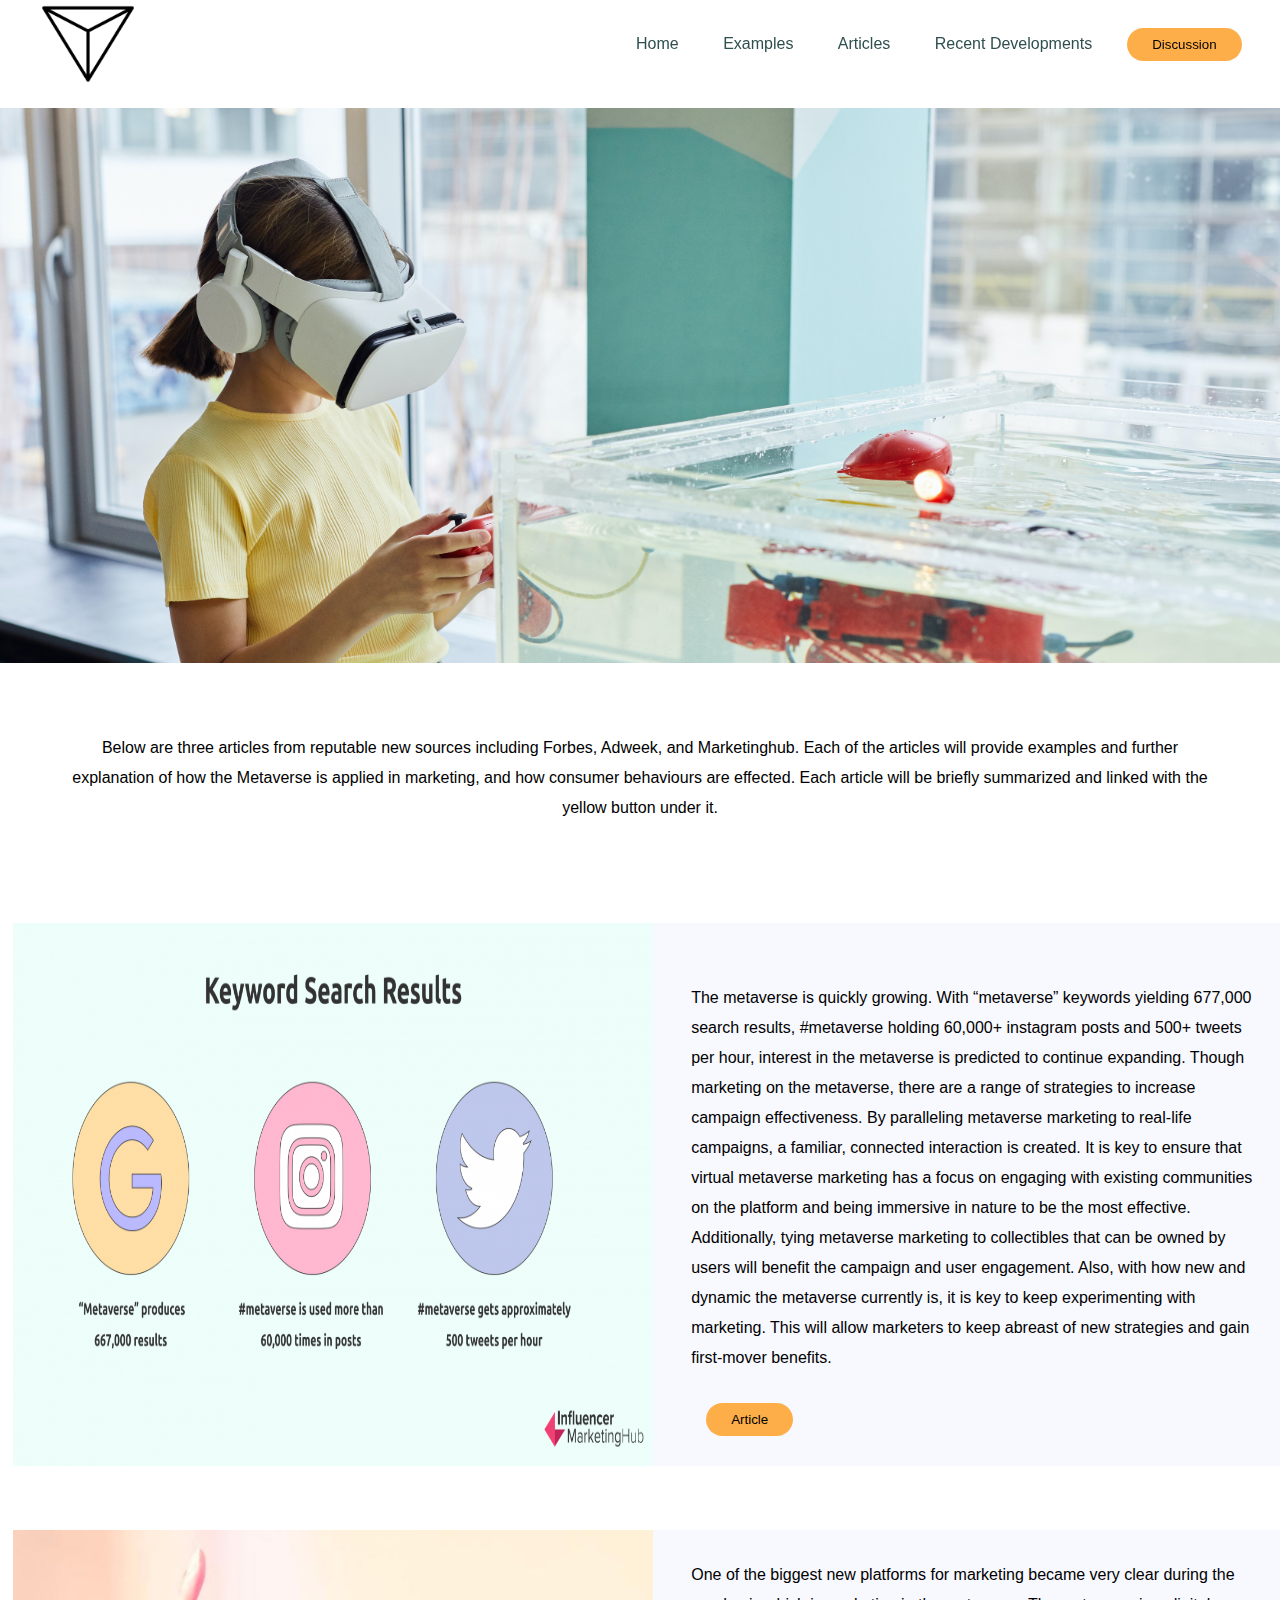
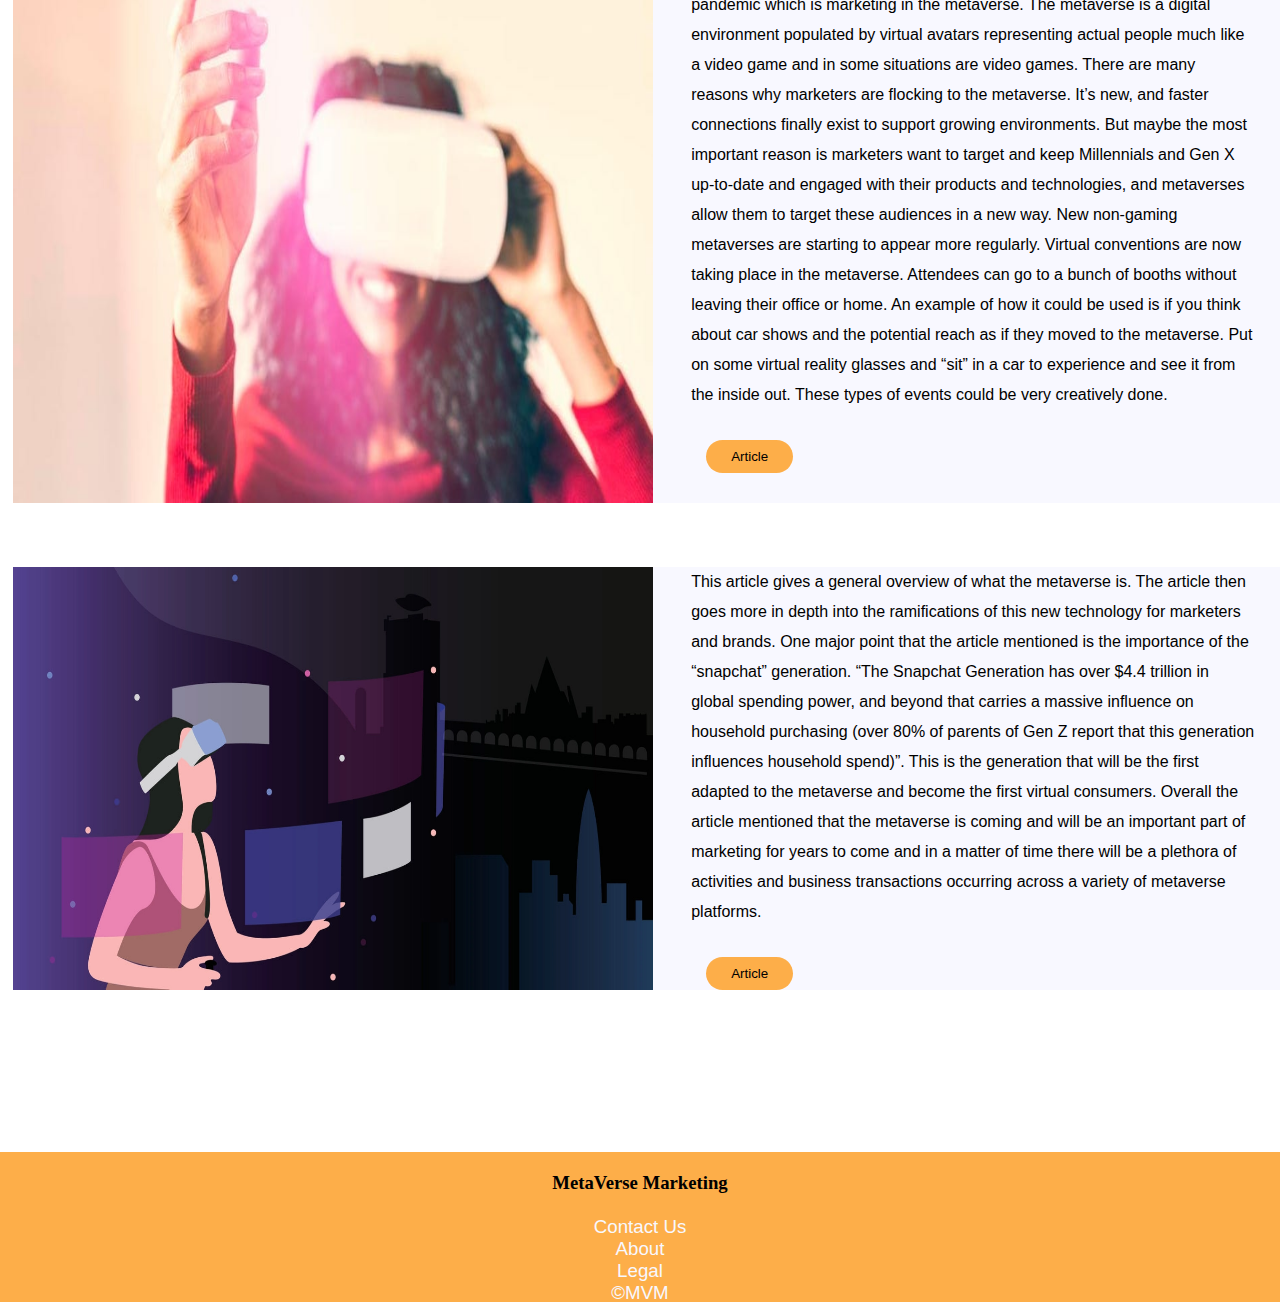
<file: articles.html>
<!DOCTYPE html>
<html lang="en" dir="ltr">
  <head>
    <meta charset="utf-8">
    <title>NMC Services</title>
    <meta name="description" content="">
    <meta name="viewport" content="width=device-width, initial-scale=1">
    <link rel="stylesheet" href="articles.css">
  </head>

  <body>
      <header>
      <img src="meta_logo.png" alt="mountainlogo" class="logo" width="100px" height="100px">
      <nav>
        <ul class="nav_links">
        <li><a href="index.html">Home</li>
          <li><a href="examples.html">Examples</li>
              <li><a href="articles.html">Articles</li>
                <li><a href="Socials.html">Recent Developments</li>
        </ul>
      </nav>
      <a class="contactbutton" href="Contact-Us.html"><button>Discussion</button></a>
      </header>

<br><br><br><br><br><br>

<div class="example-page-header">
  <img src="examples-header.jpg" alt="two women talking" width="100%" height="35%">

</div>

<div class="services-text">

<br><br>

<p class="services-opener-text">
<br>
Below are three articles from reputable new sources including Forbes, Adweek, and Marketinghub.
Each of the articles will provide examples and further explanation of how the Metaverse is applied in
marketing, and how consumer behaviours are effected. Each article will be briefly summarized and linked with
the yellow button under it.
</p>
<br><br>

</div>



 <div class="service-options">

   <img src="article1.png" width="50%" alt="working outside">

   <p class="option-1-text"> <br><br>

     The metaverse is quickly growing. With “metaverse” keywords yielding 677,000 search results,
     #metaverse holding 60,000+ instagram posts and 500+ tweets per hour, interest in the metaverse
     is predicted to continue expanding. Though marketing on the metaverse, there are a range of
     strategies to increase campaign effectiveness. By paralleling metaverse marketing to real-life
     campaigns, a familiar, connected interaction is created. It is key to ensure that virtual
     metaverse marketing has a focus on engaging with existing communities on the platform and
     being immersive in nature to be the most effective. Additionally, tying metaverse marketing
     to collectibles that can be owned by users will benefit the campaign and user engagement.
     Also, with how new and dynamic the metaverse currently is, it is key to keep experimenting
     with marketing. This will allow marketers to keep abreast of new strategies and gain
     first-mover benefits.

   <br><br>
     <a class="contactbutton" href="https://influencermarketinghub.com/metaverse-marketing/
"><button>Article</button></a>
   <br><br>

</div>


<div class="service-options">

  <img src="article2.jpg" width="50%" alt="working outside">

  <p class="option-1-text"> <br>One of the biggest new platforms for marketing became very clear during the
    pandemic which is marketing in the metaverse. The metaverse is a digital environment populated by virtual
    avatars representing actual people much like a video game and in some situations are video games. There
    are many reasons why marketers are flocking to the metaverse. It’s new, and faster connections finally
    exist to support growing environments. But maybe the most important reason is marketers want to target
    and keep Millennials and Gen X up-to-date and engaged with their products and technologies, and metaverses
    allow them to target these audiences in a new way. New non-gaming metaverses are starting to appear more
    regularly. Virtual conventions are now taking place in the metaverse. Attendees can go to a bunch of
    booths without leaving their office or home. An example of how it could be used is if you think about
    car shows and the potential reach as if they moved to the metaverse. Put on some virtual reality glasses
    and “sit” in a car to experience and see it from the inside out. These types of events could be very
    creatively done.
  <br><br>
  <a class="contactbutton" href="https://www.forbes.com/sites/forbesbusinessdevelopmentcouncil/2021/12/21/why-the-metaverse-is-marketings-next-big-thing/?sh=7ebbed6725f0"><button>Article</button></a>
<br><br>

</div>


<div class="service-options">

  <img src="option-33.jpg" width="50%" alt="working outside">

  <p class="option-1-text"> This article gives a general overview of what the metaverse is.
    The article then goes more in depth into the ramifications of this new technology for
    marketers and brands. One major point that the article mentioned is the importance of the
    “snapchat” generation. “The Snapchat Generation has over $4.4 trillion in global spending
    power, and beyond that carries a massive influence on household purchasing (over 80% of
    parents of Gen Z report that this generation influences household spend)”. This is the
    generation that will be the first adapted to the metaverse and become the first virtual
    consumers. Overall the article mentioned that the metaverse is coming and will be an
    important part of marketing for years to come and in a matter of time there will be a
    plethora of activities and business transactions occurring across a variety of metaverse
    platforms.
  <br><br>
  <a class="contactbutton" href="https://www.searchenginejournal.com/marketing-in-the-metaverse/416813/"><button>Article</button></a>
</div> <br>

<br><br><br><br><br><br><br><br>


<div class="footerID">

<div id="footer-container">
  <div id="main">
  </div>
</div>

<footer id="footer">

  <p class="footer-text"><br>
  <h3><strong>MetaVerse Marketing<br></strong><h3/><br>
  <a href="#" style="color:ghostwhite">  Contact Us<br></a>
  <a href="#" style="color:ghostwhite">  About<br></a>
  <a href="#" style="color:ghostwhite">  Legal<br></a>
  <a href="#" style="color:ghostwhite">  &copyMVM<br></a>


   </p>
 </footer>
</div>







<!-- .keep some room -->
</file>
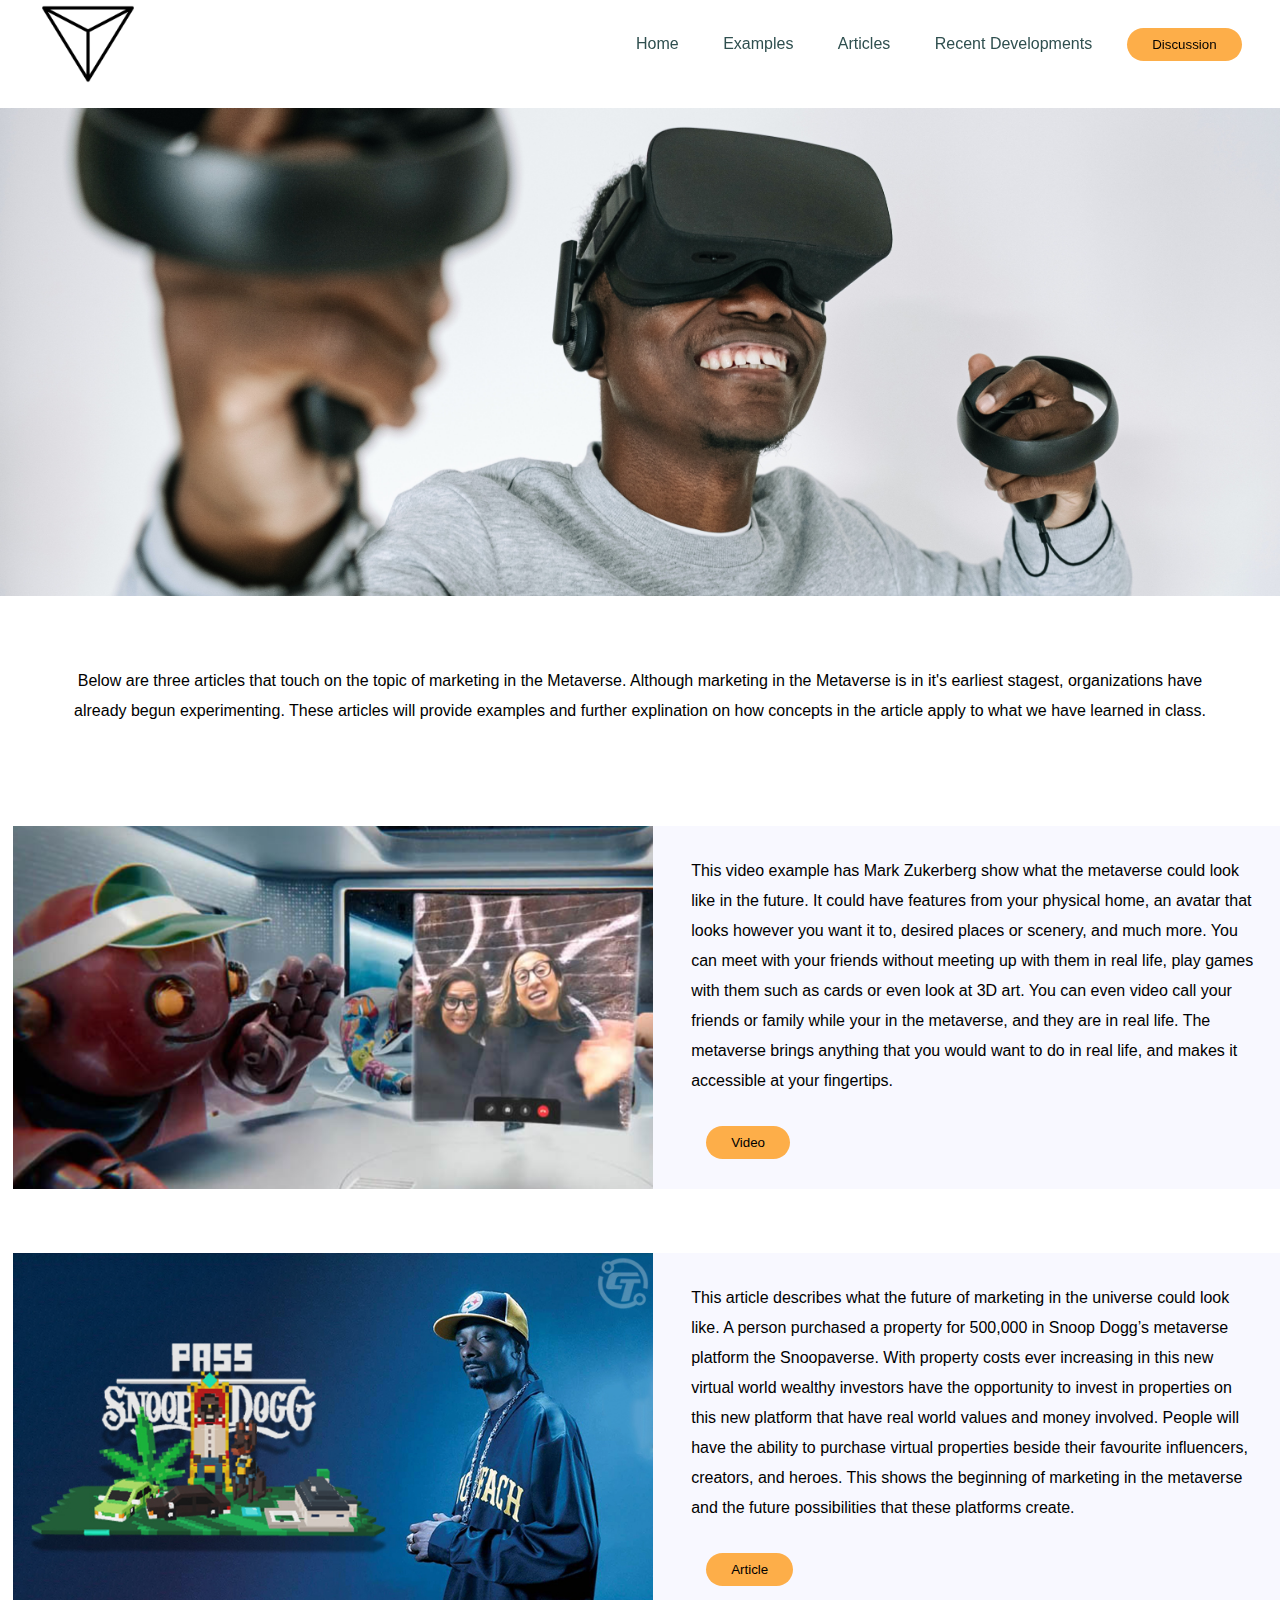
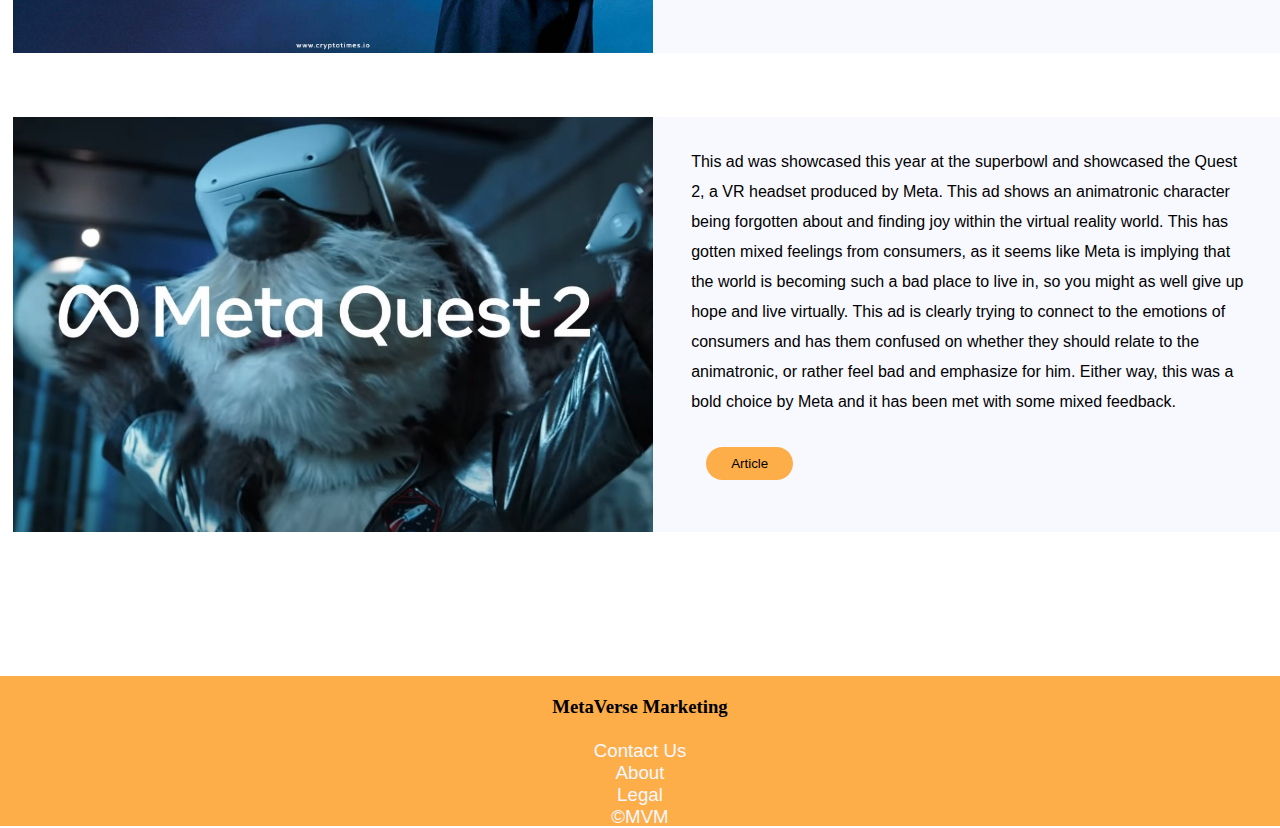
<file: examples.html>
<!DOCTYPE html>
<html lang="en" dir="ltr">
  <head>
    <meta charset="utf-8">
    <title>NMC Services</title>
    <meta name="description" content="">
    <meta name="viewport" content="width=device-width, initial-scale=1">
    <link rel="stylesheet" href="examples.css">
  </head>

  <body>
      <header>
      <img src="meta_logo.png" alt="mountainlogo" class="logo" width="100px" height="100px">
      <nav>
        <ul class="nav_links">
        <li><a href="index.html">Home</li>
          <li><a href="examples.html">Examples</li>
              <li><a href="articles.html">Articles</li>
                <li><a href="Socials.html">Recent Developments</li>
        </ul>
      </nav>
      <a class="contactbutton" href="Contact-Us.html"><button>Discussion</button></a>
      </header>

<br><br><br><br><br><br>

<div class="services-page-header">
  <img src="services-page-header.jpg" alt="two women talking" width="100%" height="35%">

</div>

<div class="services-text">

<br><br>

<p class="services-opener-text">
<br>
Below are three articles that touch on the topic of marketing in the Metaverse. Although
marketing in the Metaverse is in it's earliest stagest, organizations have already begun
experimenting. These articles will provide examples and further explination on how concepts
in the article apply to what we have learned in class.
</p>
<br><br>

</div>



 <div class="service-options">

   <img src="example1.png" width="50%" alt="working outside">

   <p class="option-1-text">

<br>

  This video example has Mark Zukerberg show what the metaverse could look like in the future.
  It could have features from your physical home, an avatar that looks however you want it to,
  desired places or scenery, and much more. You can meet with your friends without meeting up
  with them in real life, play games with them such as cards or even look at 3D art. You can
  even video call your friends or family while your in the metaverse, and they are in real life.
  The metaverse brings anything that you would want to do in real life, and makes it accessible
  at your fingertips.

  <br><br>
    <a class="contactbutton" href="https://www.youtube.com/watch?v=SAL2JZxpoGY"><button>Video</button></a>
  <br><br>

</div>


<div class="service-options">

  <img src="operative-package.jpg" width="50%" alt="working outside">

  <p class="option-1-text"> <br>This article describes what the future of marketing in
     the universe could look like. A person purchased a property for 500,000 in Snoop Dogg’s
      metaverse platform the Snoopaverse. With property costs ever increasing in this new
      virtual world wealthy investors have the opportunity to invest in properties on this
      new platform that have real world values and money involved. People will have the ability
      to purchase virtual properties beside their favourite influencers, creators, and heroes.
      This shows the beginning of marketing in the metaverse and the future possibilities that
      these platforms create.
  <br><br>
  <a class="contactbutton" href="https://fortune.com/2021/12/09/snoop-dogg-rapper-metaverse-snoopverse/"><button>Article</button></a>

  <br><br>
</div>


<div class="service-options">

  <img src="option-3.jpg" width="50%" alt="working outside">

  <p class="option-1-text"> <br>This ad was showcased this year at the superbowl and showcased
     the Quest 2, a VR headset produced by Meta. This ad shows an animatronic character being
     forgotten about and finding joy within the virtual reality world. This has gotten mixed
     feelings from consumers, as it seems like Meta is implying that the world is becoming such a
     bad place to live in, so you might as well give up hope and live virtually. This ad is clearly
     trying to connect to the emotions of consumers and has them confused on whether they should
     relate to the animatronic, or rather feel bad and emphasize for him. Either way, this was a
     bold choice by Meta and it has been met with some mixed feedback.
  <br><br>
  <a class="contactbutton" href="https://futurism.com/the-byte/metaverse-super-bowl-ad"><button>Article</button></a>
  <br><br>
</div>

<br><br><br><br><br><br><br><br>


<div class="footerID">

<div id="footer-container">
  <div id="main">
  </div>
</div>

<footer id="footer">

  <p class="footer-text"><br>
  <h3><strong>MetaVerse Marketing<br></strong><h3/><br>
  <a href="#" style="color:ghostwhite">  Contact Us<br></a>
  <a href="#" style="color:ghostwhite">  About<br></a>
  <a href="#" style="color:ghostwhite">  Legal<br></a>
  <a href="#" style="color:ghostwhite">  &copyMVM<br></a>
   </p>
 </footer>
</div>







<!-- .keep some room -->
</file>
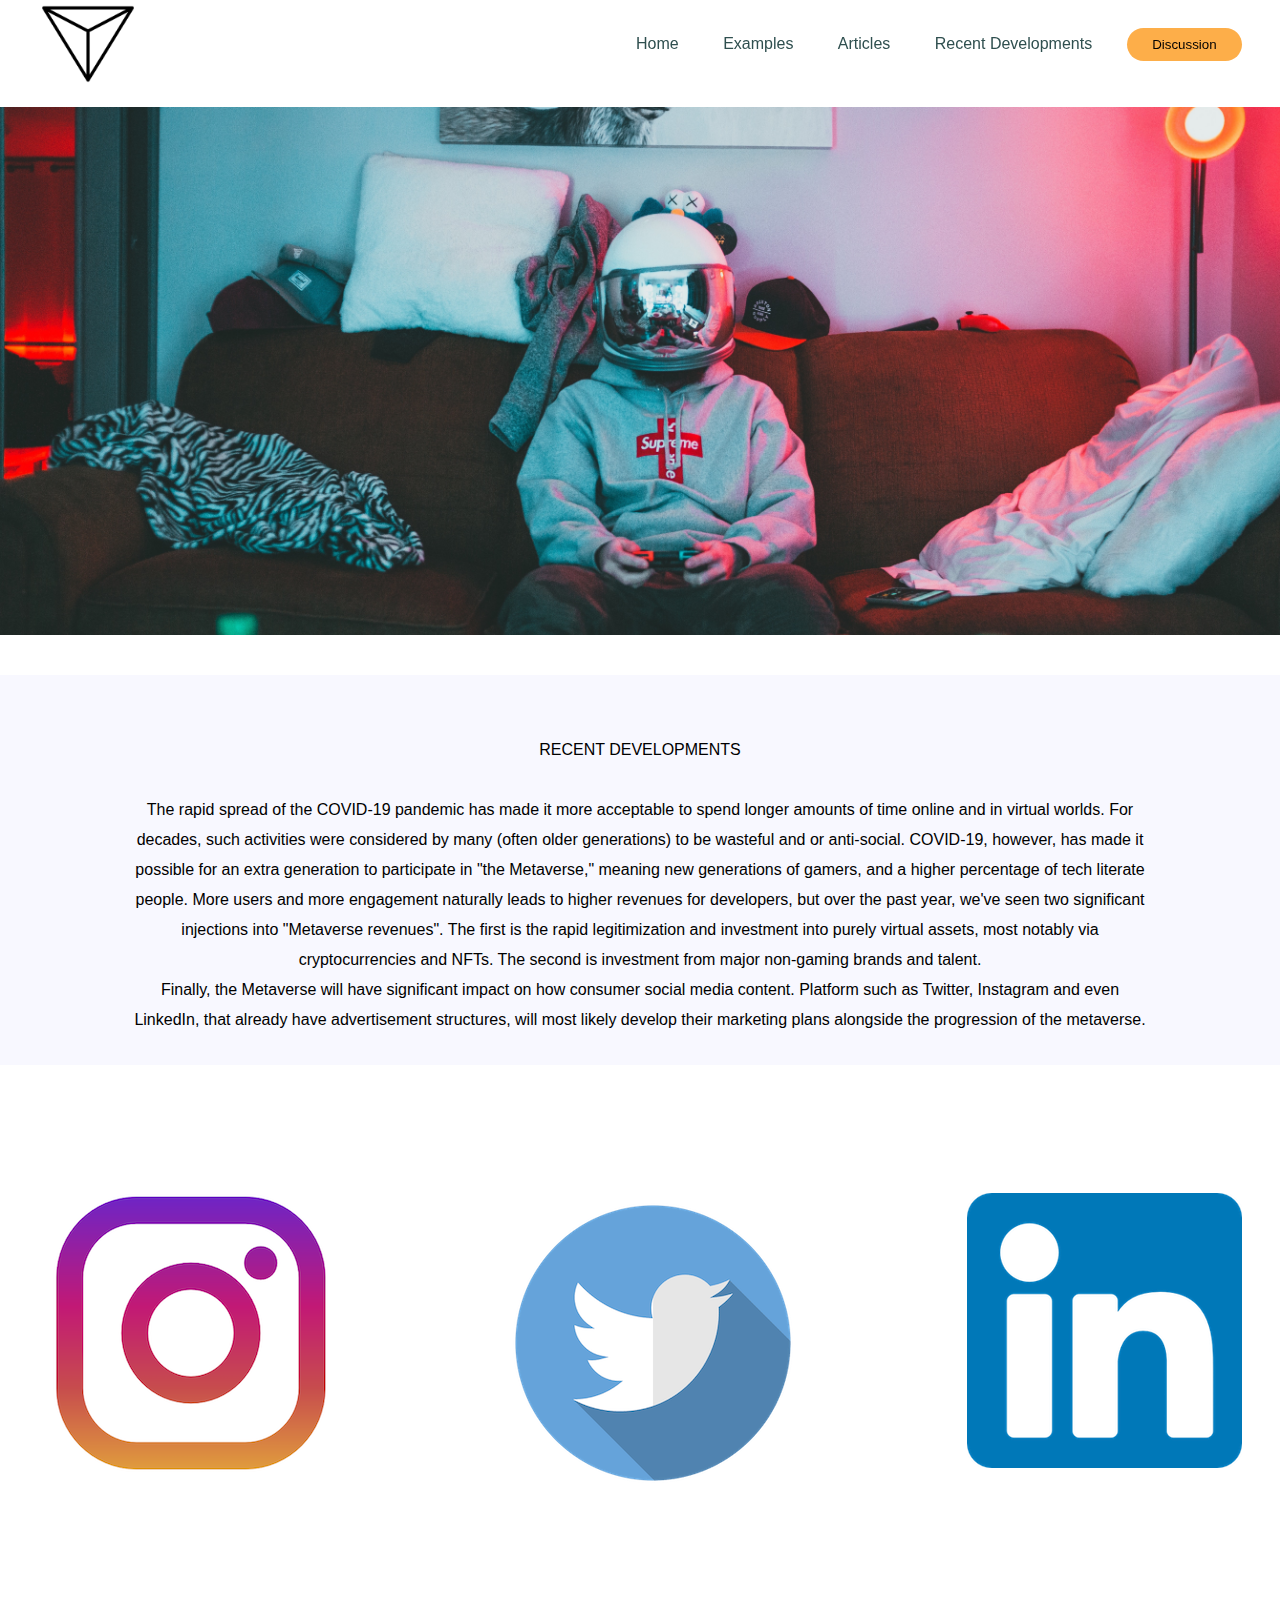
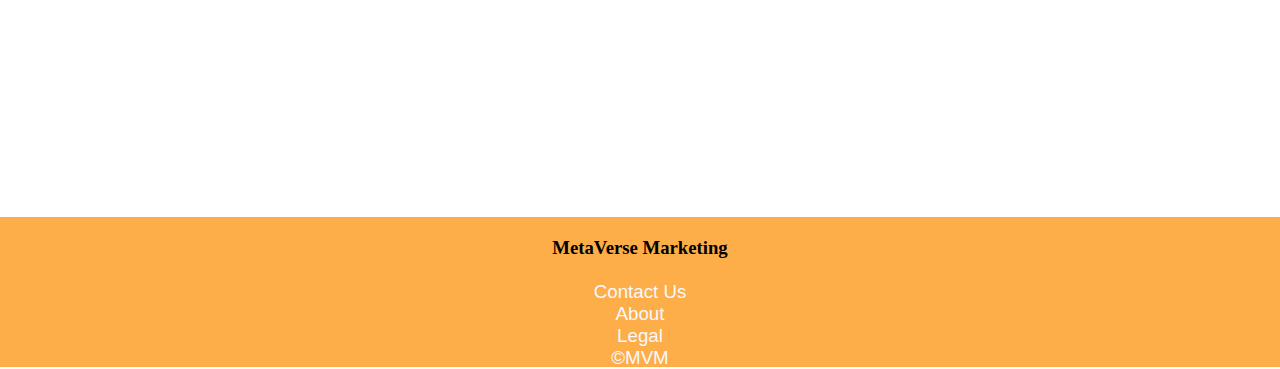
<file: Socials.html>
<!DOCTYPE html>
<html lang="en" dir="ltr">
  <head>
    <meta charset="utf-8">
    <title>North Moutain Consulting</title>
    <meta name="description" content="">
    <meta name="viewport" content="width=device-width, initial-scale=1">
    <link rel="stylesheet" href="Socials.css">
  </head>

  <body>
      <header>
      <img src="meta_logo.png" alt="mountainlogo" class="logo" width="100px" height="100px">
      <nav>
        <ul class="nav_links">
        <li><a href="index.html">Home</li>
          <li><a href="examples.html">Examples</li>
              <li><a href="articles.html">Articles</li>
                <li><a href="Socials.html">Recent Developments</li>
        </ul>
      </nav>
      <a class="contactbutton" href="Contact-Us.html"><button>Discussion</button></a>
      </header>

<br><br><br><br>

<div class="social-media-header">
  <img src="social-media-header1.jpg" alt="social media icons" width="100%">
</div>

<br><br>

<div class="text-container">
  <div class="social-media-text">

   <p><br>

  <br>

  RECENT DEVELOPMENTS <br><br>
  The rapid spread of the COVID-19 pandemic has made it more acceptable to spend longer amounts
  of time online and in virtual worlds. For decades, such activities were considered by many
  (often older generations) to be wasteful and or anti-social. COVID-19, however, has made it
  possible for an extra generation to participate in "the Metaverse," meaning new generations
  of gamers, and a higher percentage of tech literate people. More users and more engagement
  naturally leads to higher revenues for developers, but over the past year, we've seen two
  significant injections into "Metaverse revenues". The first is the rapid legitimization and
  investment into purely virtual assets, most notably via cryptocurrencies and NFTs. The second
  is investment from major non-gaming brands and talent.
  <br>
  Finally, the Metaverse will have significant impact on how consumer social media content.
  Platform such as Twitter, Instagram and even LinkedIn, that already have advertisement structures,
  will most likely develop their marketing plans alongside the progression of the metaverse.

   </p>
   <br>
  </div>
</div>

<div class="social-media-links">
  <a href="https://www.instagram.com/metav3rse/" class="instagram-link" target="_blank"><img src="instagram.png" alt="instagram" ></a>
  <a href="https://twitter.com/hashtag/metaverse" class="twitter-link" target="_blank"><img src="twitter.png" alt="twitter"></a>
  <a href="https://www.linkedin.com/home/?originalSubdomain=ca" class="linkedin-link" target="_blank"><img src="linkedin.png" alt="linkedin"></a>
</div>



<div class="footerID">

<div id="footer-container">
  <div id="main">
  </div>
</div>

<footer id="footer">

  <p class="footer-text"><br>
  <h3><strong>MetaVerse Marketing<br></strong><h3/><br>
  <a href="#" style="color:ghostwhite">  Contact Us<br></a>
  <a href="#" style="color:ghostwhite">  About<br></a>
  <a href="#" style="color:ghostwhite">  Legal<br></a>
  <a href="#" style="color:ghostwhite">  &copyMVM<br></a>


   </p>
 </footer>
</div>












<end page marker>
</file>
<file: articles.css>
*{box-sizing: border-box;
  margin: 0;
  padding: 0;
}

html {scroll-behavior: smooth}

li,a, p, button {font-family: "montserrat", sans-serif;
              font-weight: 500;
              font-size: 16px
              color: black;
              text-decoration: none
}
header {display: flex;
        justify-content: flex-end;
        align-items: center;
        padding: 12px 3%;
        position: fixed;
        width: 100%;
        height: 100px;
        width: 100%;
        height: 86px;
        background: rgba(255, 255, 255, 0.95);
        margin-top: 1px;
}
.logo {
  cursor:pointer;
  margin-right: auto;
}

.nav_links {
  list-style: none;
}

.nav_links li {
  display: inline-block;
  padding: 0px 20px;
  color: lightsteelblue;
}

.nav_links li a {
  transition: all 0.5s ease 0s;
  color: darkslategrey;
}

.nav_links li a:hover {color: slategrey;
}

button {padding: 9px 25px;
        background-color: rgba(253,174,73,255);
        border: none;
        border-radius: 50px;
        cursor: pointer;
        transition: all 0.8s ease 0s;
        margin-left: 15px;
}

button:hover { background-color: skyblue
}

/* END OF NAV BAR */

.services-opener-text {
  text-align: center;
  margin-left: 5%;
  margin-right: 5%;
  line-height: 30px;
}


.service-options {
  display: flex;
  justify-content:space-between;
  margin-left: 1%;
  margin-right: 1%;
  margin-top: 5%;
}

.service-options {
    background-color: ghostwhite;
    width: 100%;
}

.option-1-text {
  text-align: left;
  margin-left: 3%;
  margin-right: 3%;
  line-height: 30px;
}



/* FOOTER */

#footer-container {
  min-height: 100%;
}

#main {
    overflow: auto;
    padding-bottom: 100px;
}

#footer {
  text-align: center;
  background-color: rgba(253,174,73,255);
  position: relative;
  height: 150px;
  margin-top: -100px;
  clear: both;
}

.footer-text {
  text-align: center;
  color: black;
  line-height: 20px
}

/* FOOTER END */





/* bottom for scrolling  */
</file>
<file: examples.css>
*{box-sizing: border-box;
  margin: 0;
  padding: 0;
}

html {scroll-behavior: smooth}

li,a, p, button {font-family: "montserrat", sans-serif;
              font-weight: 500;
              font-size: 16px
              color: black;
              text-decoration: none
}
header {display: flex;
        justify-content: flex-end;
        align-items: center;
        padding: 12px 3%;
        position: fixed;
        width: 100%;
        height: 100px;
        width: 100%;
        height: 86px;
        background: rgba(255, 255, 255, 0.95);
        margin-top: 1px;
}
.logo {
  cursor:pointer;
  margin-right: auto;
}

.nav_links {
  list-style: none;
}

.nav_links li {
  display: inline-block;
  padding: 0px 20px;
  color: lightsteelblue;
}

.nav_links li a {
  transition: all 0.5s ease 0s;
  color: darkslategrey;
}

.nav_links li a:hover {color: slategrey;
}

button {padding: 9px 25px;
        background-color: rgba(253,174,73,255);
        border: none;
        border-radius: 50px;
        cursor: pointer;
        transition: all 0.8s ease 0s;
        margin-left: 15px;
}

button:hover { background-color: skyblue
}

/* END OF NAV BAR */

.services-opener-text {
  text-align: center;
  margin-left: 5%;
  margin-right: 5%;
  line-height: 30px;
}


.service-options {
  display: flex;
  justify-content:space-between;
  margin-left: 1%;
  margin-right: 1%;
  margin-top: 5%;
}

.service-options {
    background-color: ghostwhite;
    width: 100%;
}

.option-1-text {
  text-align: left;
  margin-left: 3%;
  margin-right: 3%;
  line-height: 30px;
}



/* FOOTER */

#footer-container {
  min-height: 100%;
}

#main {
    overflow: auto;
    padding-bottom: 100px;
}

#footer {
  text-align: center;
  background-color: rgba(253,174,73,255);
  position: relative;
  height: 150px;
  margin-top: -100px;
  clear: both;
}

.footer-text {
  text-align: center;
  color: black;
  line-height: 20px
}

/* FOOTER END */





/* bottom for scrolling  */
</file>
<file: Socials.css>
*{box-sizing: border-box;
  margin: 0;
  padding: 0;
}

html {scroll-behavior: smooth}

li,a, p, button {font-family: "montserrat", sans-serif;
              font-weight: 500;
              font-size: 16px
              color: black;
              text-decoration: none
}

/* NAV BAR */

header {display: flex;
        justify-content: flex-end;
        align-items: center;
        padding: 12px 3%;
        position: fixed;
        width: 100%;
        height: 100px;
        width: 100%;
        height: 86px;
        background: rgba(255, 255, 255, 0.95);
        margin-top: 1px;
}
.logo {cursor:pointer; margin-right: auto;
}

.nav_links {list-style: none;
}

.nav_links li {display: inline-block;
                padding: 0px 20px;
                color: lightsteelblue;
}

.nav_links li a {transition: all 0.5s ease 0s;
                  color: darkslategrey;
                  }

.nav_links li a:hover {color: slategrey;
}

button {padding: 9px 25px;
        background-color: rgba(253,174,73,255);
        border: none;
        border-radius: 50px;
        cursor: pointer;
        transition: all 0.8s ease 0s;
        margin-left: 15px;
}

button:hover { background-color: skyblue
}

/* END OF NAVBAR */

.social-media-header {
  margin-top: 35px
}


/* BODY LINKS */

.social-media-links {
  display: flex;
  justify-content: space-between;
  margin-left: 3%;
  margin-right: 3%;
  margin-top: 10%;
  margin-bottom: 25%
}

.text-container{
  display: flex;
  justify-content:center;
  background-color: ghostwhite;
}

.social-media-text {
  text-align: center;
  margin-left: 10%;
  margin-right: 10%;
  line-height: 30px;
    background-color: ghostwhite;
}



.instagram-link:hover {
  opacity: 0.6;
  transition: 0.5s ease
}


.twitter-link:hover {
  opacity: 0.6;
  transition: 0.5s ease
}

.linkedin-link:hover {
  opacity: 0.6;
  transition: all 0.5s ease 0s;
}

/* END OF BODY LINKS */


/* FOOTER */

#footer-container {
  min-height: 100%;
}

#main {
    overflow: auto;
    padding-bottom: 100px;
}

#footer {
  text-align: center;
  background-color: rgba(253,174,73,255);
  position: relative;
  height: 150px;
  margin-top: -100px;
  clear: both;
}

.footer-text {
  text-align: center;
  color: black;
  line-height: 20px
}

/* FOOTER END  */




/* bottom for scrolling  */
</file>
